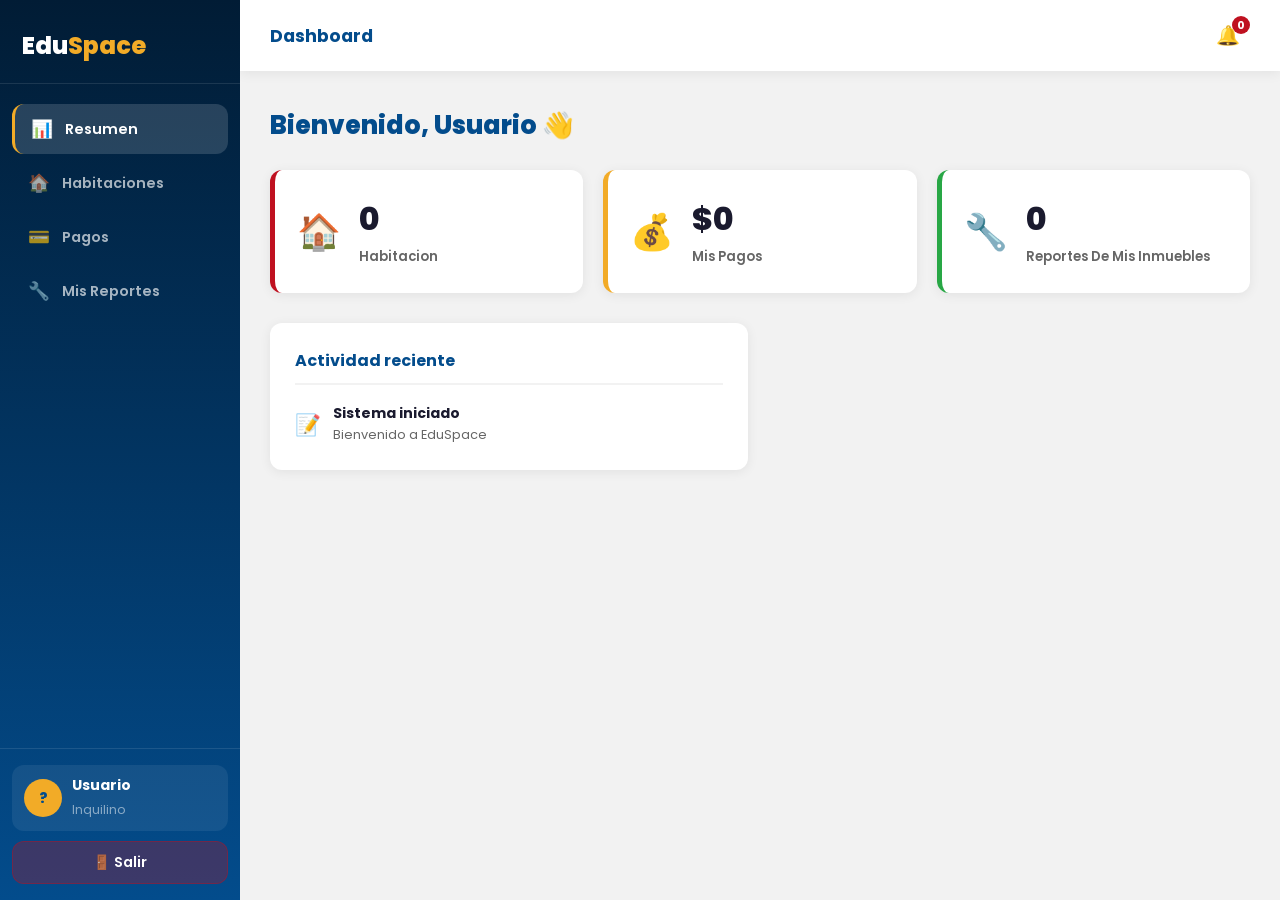
<file: dashboard_arrendador.html>
<!DOCTYPE html>
<html lang="es">
<head>
    <meta charset="UTF-8">
    <meta name="viewport" content="width=device-width, initial-scale=1.0">
    <title>EduSpace | Panel de Control</title>
    <link rel="preconnect" href="https://fonts.googleapis.com">
    <link href="https://fonts.googleapis.com/css2?family=Poppins:wght@300;400;600;700;800&display=swap" rel="stylesheet">
    <link rel="stylesheet" href="css/dashboard.css">
</head>
<body>


<aside class="sidebar" id="sidebar">
    <div class="sidebar-brand">
        <a href="index.html" style="text-decoration:none; color:inherit;">
            <span class="logo-edu">Edu</span><span class="logo-space">Space</span>
        </a>
    </div>
    <nav class="sidebar-nav">
        <a class="sidebar-link active" onclick="mostrarPanel('resumen')" data-panel="resumen">
            <span class="si">📊</span> Resumen
        </a>

        <a class="sidebar-link" onclick="mostrarPanel('habitaciones')" data-panel="habitaciones">
            <span class="si">🏠</span> Habitaciones
        </a>
        <a class="sidebar-link" onclick="mostrarPanel('pagos')" data-panel="pagos">
            <span class="si">💳</span> Pagos
        </a>
        <a class="sidebar-link" onclick="mostrarPanel('reportes')" data-panel="reportes">
            <span class="si">🔧</span> Mis Reportes
        </a>
    </nav>
    <div class="sidebar-bottom">
        <div class="sidebar-user" id="sidebarUser">
            <div class="su-avatar" id="suAvatar">?</div>
            <div>
                <strong id="suNombre">Usuario</strong>
                <small id="suRol">Inquilino</small>
            </div>
        </div>
        <button class="btn-logout" onclick="cerrarSesion()">🚪 Salir</button>
    </div>
</aside>

<div class="dashboard-main">

    <!-- TOPBAR -->
    <header class="topbar">
        <button class="hamburger-dash" onclick="toggleSidebar()">☰</button>
        <div class="topbar-title" id="topbarTitle">Dashboard</div>
        <div class="topbar-right">
            <span class="topbar-fecha" id="fechaHoy"></span>
            <div class="notif-btn" onclick="toggleNotif()">
                🔔 <span class="notif-badge" id="notifBadge">0</span>
            </div>
        </div>
    </header>

    <!-- PANEL: RESUMEN -->
    <div class="panel activo" id="panel-resumen">
        <h2 class="panel-title">Bienvenido, <span id="welcomeName">Usuario</span> 👋</h2>

        <div class="kpi-grid">
           
            <div class="kpi-card rojo">
                <div class="kpi-icon">🏠</div>
                <div class="kpi-info">
                    <span class="kpi-num" id="totalHabitaciones">0</span>
                    <span class="kpi-label">Habitacion</span>
                </div>
            </div>
            <div class="kpi-card amarillo">
                <div class="kpi-icon">💰</div>
                <div class="kpi-info">
                    <span class="kpi-num" id="totalPagos">$0</span>
                    <span class="kpi-label">Mis Pagos</span>
                </div>
            </div>
            <div class="kpi-card verde">
                <div class="kpi-icon">🔧</div>
                <div class="kpi-info">
                    <span class="kpi-num" id="totalReportes">0</span>
                    <span class="kpi-label">Reportes De Mis Inmuebles</span>
                </div>
            </div>
        </div>

        <div class="resumen-bottom">
            <div class="actividad-reciente">
                <h3>Actividad reciente</h3>
                <div class="actividad-lista" id="actividadLista">
                    <div class="actividad-item">
                        <span class="act-icon">📝</span>
                        <div>
                            <strong>Sistema iniciado</strong>
                            <small>Bienvenido a EduSpace</small>
                        </div>
                    </div>
                </div>
            </div>
        </div>
    </div>

    <!-- PANEL: INQUILINOS -->
    <div class="panel" id="panel-inquilinos">
        <div class="panel-header">
            <h2 class="panel-title">Gestión de Inquilinos</h2>
            <button class="btn-add" onclick="abrirModalInquilino()">+ Agregar Inquilino</button>
        </div>
        <div class="search-bar">
            <input type="text" id="buscarInquilino" placeholder="🔍 Buscar inquilino..." oninput="renderInquilinos()">
        </div>
        <div class="table-wrapper">
            <table class="data-table" id="tablaInquilinos">
                <thead>
                    <tr>
                        <th>Nombre</th>
                        <th>Email</th>
                        <th>Habitación</th>
                        <th>Estado pago</th>
                        <th>Acciones</th>
                    </tr>
                </thead>
                <tbody id="bodyInquilinos">
                    <tr><td colspan="5" class="empty-row">No hay inquilinos registrados</td></tr>
                </tbody>
            </table>
        </div>
    </div>

    <!-- PANEL: HABITACIONES -->
    <div class="panel" id="panel-habitaciones">
        <div class="panel-header">
            <h2 class="panel-title">Mis Habitaciones</h2>
            <button class="btn-add" onclick="abrirModalHabitacion()">+ Nueva Habitación</button>
        </div>
        <div class="habitaciones-grid" id="habitacionesGrid">
            <div class="empty-state">No hay habitaciones. Haz clic en "+ Nueva Habitación" para comenzar.</div>
        </div>
    </div>

    <!-- PANEL: PAGOS -->
    <div class="panel" id="panel-pagos">
        <div class="panel-header">
            <h2 class="panel-title">Gestión de Pagos</h2>
            <button class="btn-add" onclick="abrirModalPago()">+ Registrar Pago</button>
        </div>
        <div class="table-wrapper">
            <table class="data-table">
                <thead>
                    <tr>
                        <th>Fecha</th>
                        <th>Administrador</th>
                        <th>Habitación</th>
                        <th>Monto</th>
                        <th>Estado</th>
                        <th>Acciones</th>
                    </tr>
                </thead>
                <tbody id="bodyPagos">
                    <tr><td colspan="6" class="empty-row">No hay pagos registrados</td></tr>
                </tbody>
            </table>
        </div>
    </div>

   

</div>

<!-- MODAL HABITACION -->
<div class="modal-overlay" id="modalHabitacion" onclick="cerrarModalExtra(event, 'modalHabitacion')">
    <div class="modal-content">
        <button class="cerrar-modal" onclick="document.getElementById('modalHabitacion').style.display='none'">✕</button>
        <h3>Nueva Habitación</h3>
        <form id="formHabitacion" onsubmit="guardarHabitacion(event)">
            <div class="form-row">
                <div class="form-group">
                    <label>Número / Nombre</label>
                    <input type="text" id="hab-num" required placeholder="Ej: Hab. 101">
                </div>
                <div class="form-group">
                    <label>Casa / Edificio</label>
                    <input type="text" id="hab-casa" required placeholder="Ej: Casa Central">
                </div>
            </div>
            <div class="form-row">
                <div class="form-group">
                    <label>Precio/mes</label>
                    <input type="number" id="hab-precio" required placeholder="450000">
                </div>
                <div class="form-group">
                    <label>Estado</label>
                    <select id="hab-estado" aria-label="Estado de la habitación">
                        <option value="disponible">🟢 Disponible</option>
                        <option value="ocupada">🔴 Ocupada</option>
                        <option value="mantenimiento">🟡 Mantenimiento</option>
                    </select>
                </div>
            </div>
            <button type="submit" class="btn-submit">Guardar Habitación</button>
        </form>
    </div>
</div>

<!-- MODAL PAGO -->
<div class="modal-overlay" id="modalPago" onclick="cerrarModalExtra(event, 'modalPago')">
    <div class="modal-content">
        <button class="cerrar-modal" onclick="document.getElementById('modalPago').style.display='none'">✕</button>
        <h3>Realizar un Pago</h3>
        <form id="formPago" onsubmit="guardarPago(event)">
            <div class="form-row">
                <div class="form-group">
                    <label for="pago-inquilino">Administrador</label>
                    <input type="text" id="pago-inquilino" required placeholder="Nombre del administrador">
                </div>
                <div class="form-group">
                    <label for="pago-hab">Habitación</label>
                    <input type="text" id="pago-hab" required placeholder="Ej: Hab. 101">
                </div>
            </div>
            <div class="form-row">
                <div class="form-group">
                    <label for="pago-monto">Monto ($COP)</label>
                    <input type="number" id="pago-monto" required placeholder="450000" aria-label="Monto en pesos colombianos">
                </div>
                <div class="form-group">
                    <label for="pago-mes">Mes de pago</label>
                    <input type="text" id="pago-mes" required placeholder="YYYY-MM" aria-label="Mes de pago formato YYYY-MM" pattern="\d{4}-\d{2}">
                </div>
            </div>
            <div class="form-group">
                <label for="pago-estado">Estado</label>
                <select id="pago-estado" aria-label="Estado del pago">
                    <option value="pagado">✅ Pagado</option>
                    <option value="pendiente">🕐 Pendiente</option>
                    <option value="mora">⚠️ Mora</option>
                </select>
            </div>
            <button type="submit" class="btn-submit">Registrar Pago</button>
        </form>
    </div>
</div>

<div class="toast" id="toastDash"></div>

<script src="js/dashboard.js"></script>
</body>
</html>
</file>
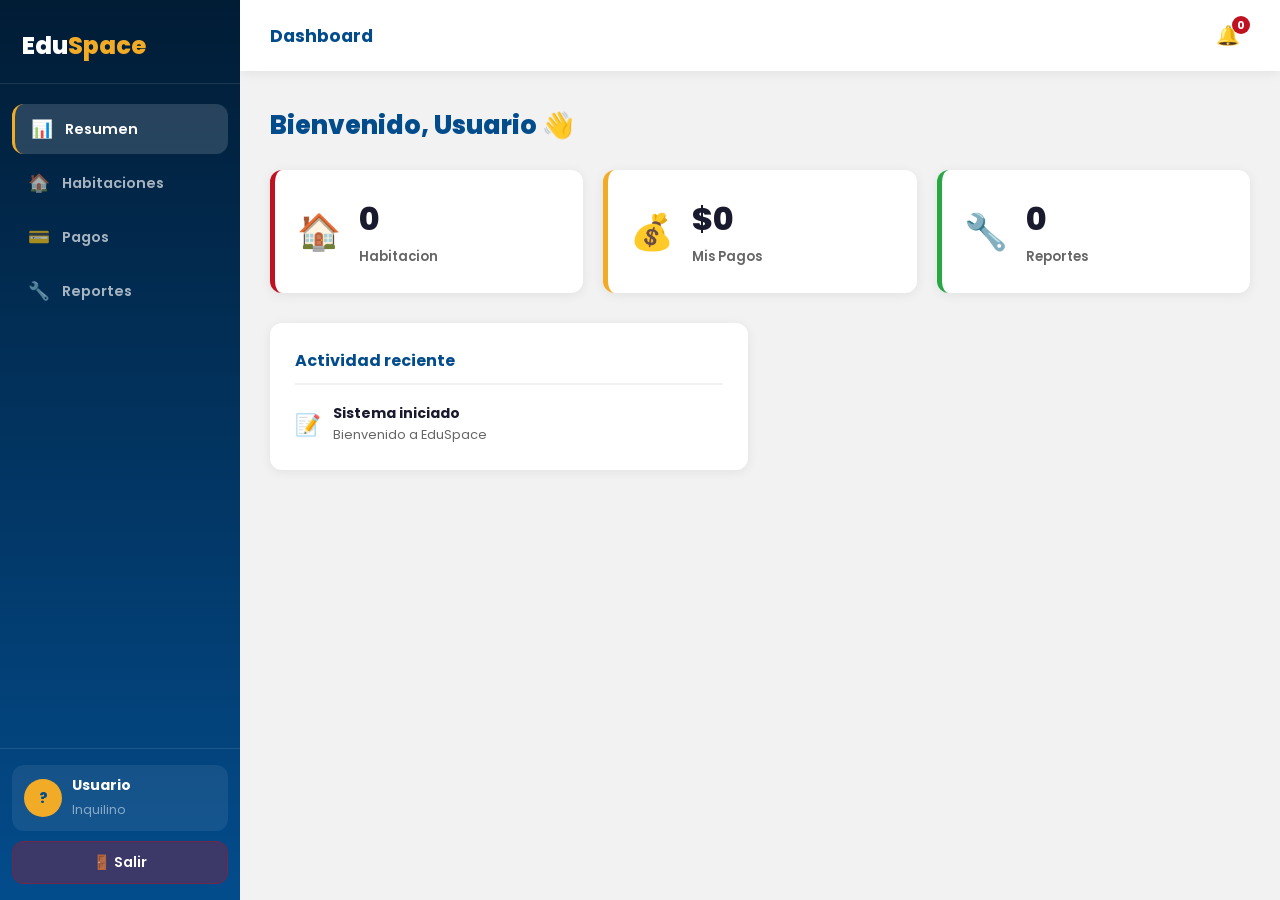
<file: dashboard_inquilino.html>
<!DOCTYPE html>
<html lang="es">
<head>
    <meta charset="UTF-8">
    <meta name="viewport" content="width=device-width, initial-scale=1.0">
    <title>EduSpace | Panel de Control</title>
    <link rel="preconnect" href="https://fonts.googleapis.com">
    <link href="https://fonts.googleapis.com/css2?family=Poppins:wght@300;400;600;700;800&display=swap" rel="stylesheet">
    <link rel="stylesheet" href="css/dashboard.css">
</head>
<body>


<aside class="sidebar" id="sidebar">
    <div class="sidebar-brand">
        <a href="index.html" style="text-decoration:none; color:inherit;">
            <span class="logo-edu">Edu</span><span class="logo-space">Space</span>
        </a>
    </div>
    <nav class="sidebar-nav">
        <a class="sidebar-link active" onclick="mostrarPanel('resumen')" data-panel="resumen">
            <span class="si">📊</span> Resumen
        </a>

        <a class="sidebar-link" onclick="mostrarPanel('habitaciones')" data-panel="habitaciones">
            <span class="si">🏠</span> Habitaciones
        </a>
        <a class="sidebar-link" onclick="mostrarPanel('pagos')" data-panel="pagos">
            <span class="si">💳</span> Pagos
        </a>
        <a class="sidebar-link" onclick="mostrarPanel('reportes')" data-panel="reportes">
            <span class="si">🔧</span> Reportes
        </a>
    </nav>
    <div class="sidebar-bottom">
        <div class="sidebar-user" id="sidebarUser">
            <div class="su-avatar" id="suAvatar">?</div>
            <div>
                <strong id="suNombre">Usuario</strong>
                <small id="suRol">Inquilino</small>
            </div>
        </div>
        <button class="btn-logout" onclick="cerrarSesion()">🚪 Salir</button>
    </div>
</aside>

<div class="dashboard-main">

    <!-- TOPBAR -->
    <header class="topbar">
        <button class="hamburger-dash" onclick="toggleSidebar()">☰</button>
        <div class="topbar-title" id="topbarTitle">Dashboard</div>
        <div class="topbar-right">
            <span class="topbar-fecha" id="fechaHoy"></span>
            <div class="notif-btn" onclick="toggleNotif()">
                🔔 <span class="notif-badge" id="notifBadge">0</span>
            </div>
        </div>
    </header>

    <!-- PANEL: RESUMEN -->
    <div class="panel activo" id="panel-resumen">
        <h2 class="panel-title">Bienvenido, <span id="welcomeName">Usuario</span> 👋</h2>

        <div class="kpi-grid">
           
            <div class="kpi-card rojo">
                <div class="kpi-icon">🏠</div>
                <div class="kpi-info">
                    <span class="kpi-num" id="totalHabitaciones">0</span>
                    <span class="kpi-label">Habitacion</span>
                </div>
            </div>
            <div class="kpi-card amarillo">
                <div class="kpi-icon">💰</div>
                <div class="kpi-info">
                    <span class="kpi-num" id="totalPagos">$0</span>
                    <span class="kpi-label">Mis Pagos</span>
                </div>
            </div>
            <div class="kpi-card verde">
                <div class="kpi-icon">🔧</div>
                <div class="kpi-info">
                    <span class="kpi-num" id="totalReportes">0</span>
                    <span class="kpi-label">Reportes</span>
                </div>
            </div>
        </div>

        <div class="resumen-bottom">
            <div class="actividad-reciente">
                <h3>Actividad reciente</h3>
                <div class="actividad-lista" id="actividadLista">
                    <div class="actividad-item">
                        <span class="act-icon">📝</span>
                        <div>
                            <strong>Sistema iniciado</strong>
                            <small>Bienvenido a EduSpace</small>
                        </div>
                    </div>
                </div>
            </div>
        </div>
    </div>

    <!-- PANEL: INQUILINOS -->
    <div class="panel" id="panel-inquilinos">
        <div class="panel-header">
            <h2 class="panel-title">Gestión de Inquilinos</h2>
            <button class="btn-add" onclick="abrirModalInquilino()">+ Agregar Inquilino</button>
        </div>
        <div class="search-bar">
            <input type="text" id="buscarInquilino" placeholder="🔍 Buscar inquilino..." oninput="renderInquilinos()">
        </div>
        <div class="table-wrapper">
            <table class="data-table" id="tablaInquilinos">
                <thead>
                    <tr>
                        <th>Nombre</th>
                        <th>Email</th>
                        <th>Habitación</th>
                        <th>Estado pago</th>
                        <th>Acciones</th>
                    </tr>
                </thead>
                <tbody id="bodyInquilinos">
                    <tr><td colspan="5" class="empty-row">No hay inquilinos registrados</td></tr>
                </tbody>
            </table>
        </div>
    </div>

    <!-- PANEL: HABITACIONES -->
    <div class="panel" id="panel-habitaciones">
        <div class="panel-header">
            <h2 class="panel-title">Mi habitación</h2>
        </div>
        <div class="habitaciones-grid" id="habitacionesGrid">
            <div class="empty-state">No hay habitaciones. Haz clic en "+ Nueva Habitación" para comenzar.</div>
        </div>
    </div>

    <!-- PANEL: PAGOS -->
    <div class="panel" id="panel-pagos">
        <div class="panel-header">
            <h2 class="panel-title">Gestión de Pagos</h2>
            <button class="btn-add" onclick="abrirModalPago()">+ Registrar Pago</button>
        </div>
        <div class="table-wrapper">
            <table class="data-table">
                <thead>
                    <tr>
                        <th>Fecha</th>
                        <th>Administrador</th>
                        <th>Habitación</th>
                        <th>Monto</th>
                        <th>Estado</th>
                        <th>Acciones</th>
                    </tr>
                </thead>
                <tbody id="bodyPagos">
                    <tr><td colspan="6" class="empty-row">No hay pagos registrados</td></tr>
                </tbody>
            </table>
        </div>
    </div>

    <!-- PANEL: REPORTES -->
    <div class="panel" id="panel-reportes">
        <div class="panel-header">
            <h2 class="panel-title">Reportes de Mantenimiento</h2>
        </div>
        <div class="contacto-form-wrapper">
                <h3>Reportar un daño / Mantenimiento</h3>
                <form class="contacto-form" id="formContacto" onsubmit="enviarReporte(event)">
                    <div class="form-row">
                        <div class="form-group">
                            <label for="rep-nombre">Nombre completo</label>
                            <input type="text" id="rep-nombre" placeholder="Tu nombre" required aria-label="Nombre completo del reportante">
                        </div>
                        <div class="form-group">
                            <label for="rep-hab">Habitación / Casa</label>
                            <input type="text" id="rep-hab" placeholder="Ej: Hab. 101" required aria-label="Número de habitación o casa">
                        </div>
                    </div>
                    <div class="form-group">
                        <label for="rep-tipo">Tipo de reporte</label>
                        <select id="rep-tipo" aria-label="Tipo de reporte de mantenimiento" required>
                            <option value="">Selecciona el tipo</option>
                            <option value="daño">🔧 Daño físico</option>
                            <option value="plomeria">💧 Plomería</option>
                            <option value="electrico">⚡ Eléctrico</option>
                            <option value="seguridad">🔒 Seguridad</option>
                            <option value="limpieza">🧹 Limpieza</option>
                            <option value="otro">📋 Otro</option>
                        </select>
                    </div>
                    <div class="form-group">
                        <label>Prioridad</label>
                        <div class="prioridad-btns">
                            <label class="prioridad-label">
                                <input type="radio" id="prioridad-baja" name="prioridad" value="baja"> 🟢 Baja
                            </label>
                            <label class="prioridad-label">
                                <input type="radio" id="prioridad-media" name="prioridad" value="media" checked> 🟡 Media
                            </label>
                            <label class="prioridad-label">
                                <input type="radio" id="prioridad-alta" name="prioridad" value="alta"> 🔴 Alta
                            </label>
                        </div>
                    </div>
                    <div class="form-group">
                        <label for="rep-desc">Descripción del problema</label>
                        <textarea id="rep-desc" rows="4" placeholder="Describe detalladamente el daño o mantenimiento requerido..." required aria-label="Descripción del problema de mantenimiento"></textarea>
                    </div>
                    <button type="submit" class="btn-submit">
                        <span id="btnReporteText">📤 Enviar Reporte al Sistema</span>
                    </button>
                </form>

                <div class="reportes-recientes" id="reportesRecientes" style="display:none">
                    <h4>📋 Tus reportes recientes</h4>
                    <div id="listaReportes"></div>
                </div>
            </div>
        <div class="reportes-lista" id="reportesLista">
            <div class="empty-state">No hay reportes pendientes.</div>
        </div>
    </div>

</div>

<!-- MODAL HABITACION -->
<div class="modal-overlay" id="modalHabitacion" onclick="cerrarModalExtra(event, 'modalHabitacion')">
    <div class="modal-content">
        <button class="cerrar-modal" onclick="document.getElementById('modalHabitacion').style.display='none'">✕</button>
        <h3>Nueva Habitación</h3>
        <form id="formHabitacion" onsubmit="guardarHabitacion(event)">
            <div class="form-row">
                <div class="form-group">
                    <label>Número / Nombre</label>
                    <input type="text" id="hab-num" required placeholder="Ej: Hab. 101">
                </div>
                <div class="form-group">
                    <label>Casa / Edificio</label>
                    <input type="text" id="hab-casa" required placeholder="Ej: Casa Central">
                </div>
            </div>
            <div class="form-row">
                <div class="form-group">
                    <label>Precio/mes</label>
                    <input type="number" id="hab-precio" required placeholder="450000">
                </div>
                <div class="form-group">
                    <label>Estado</label>
                    <select id="hab-estado" aria-label="Estado de la habitación">
                        <option value="disponible">🟢 Disponible</option>
                        <option value="ocupada">🔴 Ocupada</option>
                        <option value="mantenimiento">🟡 Mantenimiento</option>
                    </select>
                </div>
            </div>
            <button type="submit" class="btn-submit">Guardar Habitación</button>
        </form>
    </div>
</div>

<!-- MODAL PAGO -->
<div class="modal-overlay" id="modalPago" onclick="cerrarModalExtra(event, 'modalPago')">
    <div class="modal-content">
        <button class="cerrar-modal" onclick="document.getElementById('modalPago').style.display='none'">✕</button>
        <h3>Realizar un Pago</h3>
        <form id="formPago" onsubmit="guardarPago(event)">
            <div class="form-row">
                <div class="form-group">
                    <label for="pago-inquilino">Administrador</label>
                    <input type="text" id="pago-inquilino" required placeholder="Nombre del administrador">
                </div>
                <div class="form-group">
                    <label for="pago-hab">Habitación</label>
                    <input type="text" id="pago-hab" required placeholder="Ej: Hab. 101">
                </div>
            </div>
            <div class="form-row">
                <div class="form-group">
                    <label for="pago-monto">Monto ($COP)</label>
                    <input type="number" id="pago-monto" required placeholder="450000" aria-label="Monto en pesos colombianos">
                </div>
                <div class="form-group">
                    <label for="pago-mes">Mes de pago</label>
                    <input type="text" id="pago-mes" required placeholder="YYYY-MM" aria-label="Mes de pago formato YYYY-MM" pattern="\d{4}-\d{2}">
                </div>
            </div>
            <div class="form-group">
                <label for="pago-estado">Estado</label>
                <select id="pago-estado" aria-label="Estado del pago">
                    <option value="pagado">✅ Pagado</option>
                    <option value="pendiente">🕐 Pendiente</option>
                    <option value="mora">⚠️ Mora</option>
                </select>
            </div>
            <button type="submit" class="btn-submit">Registrar Pago</button>
        </form>
    </div>
</div>

<div class="toast" id="toastDash"></div>

<script src="js/dashboard.js"></script>
</body>
</html>
</file>
<file: css/dashboard.css>
:root {
    --rojo:       #BF1120;   
    --azul:       #034C8C;   
    --azul-claro: #0a5fa8;   
    --amarillo:   #F2AB27;   
    --gris:       #F2F2F2;   
    --gris-med:   #e0e0e0;   
    --blanco:     #FFFFFF;   
    --texto:      #1a1a2e;   
    --texto-suave:#666;      
    --sidebar-w:  240px;     
    --sombra:     0 2px 12px rgba(0,0,0,0.07); 
    --radio:      12px;      
}



* { margin: 0; padding: 0; box-sizing: border-box; }
body {
    font-family: 'Poppins', sans-serif;
    background: var(--gris);
    color: var(--texto);
    display: flex;       
    min-height: 100vh;
}



.sidebar {
    width: var(--sidebar-w);
    background: linear-gradient(180deg, #011c35, #034C8C); 
    color: #fff;
    display: flex;
    flex-direction: column;
    position: fixed;           
    top: 0; left: 0; bottom: 0;
    z-index: 100;
    transition: transform 0.3s; 
}

.sidebar.cerrada { transform: translateX(calc(-1 * var(--sidebar-w))); }


.sidebar-brand {
    padding: 28px 22px 20px;
    border-bottom: 1px solid rgba(255,255,255,0.1);
    font-size: 1.5rem;
    font-weight: 800;
}

.logo-edu   { color: #fff; }
.logo-space { color: var(--amarillo); }


.sidebar-nav {
    flex: 1; 
    padding: 20px 12px;
    display: flex;
    flex-direction: column;
    gap: 4px;
}


.sidebar-link {
    display: flex;
    align-items: center;
    gap: 12px;
    padding: 12px 16px;
    border-radius: var(--radio);
    color: rgba(255,255,255,0.65); 
    cursor: pointer;
    font-size: 0.9rem;
    font-weight: 600;
    transition: all 0.25s;
    text-decoration: none;
    border: none;
    background: transparent;
    width: 100%;
    text-align: left;
    font-family: 'Poppins', sans-serif;
}
.sidebar-link:hover  { background: rgba(255,255,255,0.08); color: #fff; }

.sidebar-link.active {
    background: rgba(255,255,255,0.15);
    color: #fff;
    border-left: 3px solid var(--amarillo);
}
.si { font-size: 1.1rem; } 


.sidebar-bottom { padding: 16px 12px; border-top: 1px solid rgba(255,255,255,0.1); }


.sidebar-user {
    display: flex;
    align-items: center;
    gap: 10px;
    padding: 10px 12px;
    margin-bottom: 10px;
    border-radius: var(--radio);
    background: rgba(255,255,255,0.07);
}

.su-avatar {
    width: 38px; height: 38px;
    background: var(--amarillo); 
    color: var(--azul);
    border-radius: 50%;
    display: flex; align-items: center; justify-content: center;
    font-weight: 800;
    font-size: 0.9rem;
}
.sidebar-user strong { display: block; font-size: 0.88rem; color: #fff; }
.sidebar-user small  { font-size: 0.78rem; color: rgba(255,255,255,0.5); }


.btn-logout {
    width: 100%;
    padding: 10px;
    background: rgba(191,17,32,0.3);
    color: #fff;
    border: 1px solid rgba(191,17,32,0.4);
    border-radius: var(--radio);
    font-family: 'Poppins', sans-serif;
    font-size: 0.88rem;
    font-weight: 600;
    cursor: pointer;
    transition: all 0.25s;
}
.btn-logout:hover { background: var(--rojo); } 



.dashboard-main {
    margin-left: var(--sidebar-w); 
    flex: 1;
    display: flex;
    flex-direction: column;
    min-height: 100vh;
}


.main-content {
    margin-left: var(--sidebar-w);
    width: calc(100% - var(--sidebar-w));
    min-height: 100vh;
    background: var(--gris);
}


.dashboard-section { margin-bottom: 40px; }


.dashboard-card {
    background: var(--blanco);
    border-radius: var(--radio);
    box-shadow: var(--sombra);
    padding: 24px 32px;
    margin-top: 18px;
    margin-bottom: 8px;
}


.pago-item, .mant-item, .com-item {
    padding: 12px 0;
    border-bottom: 1px solid var(--gris-med);
    font-size: 1rem;
}
.pago-item:last-child, .mant-item:last-child, .com-item:last-child {
    border-bottom: none; 
}


.section-title { font-size: 1.3rem; font-weight: 700; color: var(--azul); margin-bottom: 10px; }



.topbar {
    background: #fff;
    padding: 16px 30px;
    display: flex;
    align-items: center;
    justify-content: space-between;
    box-shadow: var(--sombra);
    position: sticky;   
    top: 0;
    z-index: 50;
}
.topbar-title  { font-size: 1.1rem; font-weight: 700; color: var(--azul); }
.topbar-right  { display: flex; align-items: center; gap: 20px; }
.topbar-fecha  { font-size: 0.85rem; color: var(--texto-suave); }


.hamburger-dash {
    display: none; 
    background: none;
    border: none;
    font-size: 1.3rem;
    cursor: pointer;
    color: var(--azul);
}


.notif-btn    { position: relative; cursor: pointer; font-size: 1.2rem; padding: 5px 10px; }
.notif-badge  {
    position: absolute;
    top: 0; right: 0;
    background: var(--rojo);
    color: #fff;
    border-radius: 50%;
    width: 18px; height: 18px;
    font-size: 0.7rem;
    display: flex; align-items: center; justify-content: center;
    font-weight: 700;
}



.panel       { display: none; padding: 35px 30px; flex: 1; animation: fadeSlide 0.35s ease; }
.panel.activo{ display: block; } 


@keyframes fadeSlide {
    from { opacity: 0; transform: translateY(12px); }
    to   { opacity: 1; transform: translateY(0); }
}


.panel-title   { font-size: 1.6rem; font-weight: 800; color: var(--azul); margin-bottom: 25px; }
.panel-header  { display: flex; align-items: center; justify-content: space-between; margin-bottom: 25px; flex-wrap: wrap; gap: 12px; }
.panel-header .panel-title { margin-bottom: 0; }



.kpi-grid {
    display: grid;
    grid-template-columns: repeat(auto-fit, minmax(200px, 1fr));
    gap: 20px;
    margin-bottom: 30px;
}
.kpi-card {
    background: #fff;
    border-radius: var(--radio);
    padding: 25px 22px;
    display: flex;
    align-items: center;
    gap: 18px;
    box-shadow: var(--sombra);
    transition: transform 0.3s;
    border-left: 5px solid; 
}
.kpi-card:hover { transform: translateY(-4px); }

.kpi-card.azul    { border-color: var(--azul); }
.kpi-card.rojo    { border-color: var(--rojo); }
.kpi-card.amarillo{ border-color: var(--amarillo); }
.kpi-card.verde   { border-color: #28a745; }
.kpi-icon  { font-size: 2.2rem; }                
.kpi-num   { font-size: 2rem; font-weight: 800; color: var(--texto); display: block; }
.kpi-label { font-size: 0.82rem; color: var(--texto-suave); font-weight: 600; }



.resumen-bottom {
    display: grid;
    grid-template-columns: 1fr 1fr;
    gap: 25px;
    flex-wrap: wrap;
}
.actividad-reciente,
.ocupacion-visual {
    background: #fff;
    border-radius: var(--radio);
    padding: 25px;
    box-shadow: var(--sombra);
}
.actividad-reciente h3,
.ocupacion-visual h3 {
    font-size: 1rem;
    font-weight: 700;
    color: var(--azul);
    margin-bottom: 18px;
    border-bottom: 2px solid var(--gris);
    padding-bottom: 10px;
}

.actividad-lista { display: flex; flex-direction: column; gap: 12px; }
.actividad-item  { display: flex; align-items: center; gap: 12px; font-size: 0.88rem; }
.act-icon        { font-size: 1.3rem; flex-shrink: 0; }
.actividad-item strong { display: block; font-size: 0.88rem; }
.actividad-item small  { color: var(--texto-suave); font-size: 0.8rem; }


.ocup-chart   { display: flex; align-items: center; gap: 30px; flex-wrap: wrap; }
.ocup-ring    { position: relative; width: 130px; flex-shrink: 0; }
.ocup-ring svg{ width: 130px; height: 130px; }

.ocup-label   {
    position: absolute;
    inset: 0;
    display: flex; align-items: center; justify-content: center;
    font-size: 1.4rem; font-weight: 800; color: var(--azul);
}

.ocup-legend     { display: flex; flex-direction: column; gap: 10px; }
.ocup-legend div { display: flex; align-items: center; gap: 8px; font-size: 0.88rem; }
.dot             { width: 12px; height: 12px; border-radius: 50%; flex-shrink: 0; }
.dot.azul    { background: var(--azul); }
.dot.verde   { background: #28a745; }
.dot.amarillo{ background: var(--amarillo); }



.search-bar       { margin-bottom: 20px; }
.search-bar input {
    width: 100%;
    max-width: 400px;
    padding: 10px 16px;
    border: 2px solid var(--gris-med);
    border-radius: 50px; 
    font-family: 'Poppins', sans-serif;
    font-size: 0.9rem;
    outline: none;
    transition: border-color 0.25s;
}
.search-bar input:focus { border-color: var(--azul); }



.table-wrapper { overflow-x: auto; background: #fff; border-radius: var(--radio); box-shadow: var(--sombra); }
.data-table    { width: 100%; border-collapse: collapse; }
.data-table th {
    background: var(--azul); 
    color: #fff;
    padding: 14px 18px;
    text-align: left;
    font-size: 0.85rem;
    font-weight: 700;
}

.data-table th:first-child { border-radius: var(--radio) 0 0 0; }
.data-table th:last-child  { border-radius: 0 var(--radio) 0 0; }
.data-table td {
    padding: 12px 18px;
    border-bottom: 1px solid var(--gris);
    font-size: 0.88rem;
}
.data-table tr:hover td { background: rgba(3,76,140,0.03); } 

.empty-row { text-align: center; color: var(--texto-suave); font-style: italic; padding: 30px !important; }



.badge {
    padding: 4px 10px;
    border-radius: 50px;
    font-size: 0.78rem;
    font-weight: 700;
    display: inline-block;
}

.badge-al_dia      { background: #d4edda; color: #155724; } 
.badge-mora        { background: #f8d7da; color: #721c24; } 
.badge-pendiente   { background: #fff3cd; color: #856404; } 
.badge-pagado      { background: #d4edda; color: #155724; } 
.badge-disponible  { background: #d4edda; color: #155724; } 
.badge-ocupada     { background: #f8d7da; color: #721c24; } 
.badge-mantenimiento{ background: #fff3cd; color: #856404; } 




.btn-add {
    padding: 10px 22px;
    background: var(--azul);
    color: #fff;
    border: none;
    border-radius: var(--radio);
    font-family: 'Poppins', sans-serif;
    font-size: 0.9rem;
    font-weight: 700;
    cursor: pointer;
    transition: all 0.25s;
}
.btn-add:hover { background: var(--azul-claro); transform: translateY(-2px); }


.btn-edit, .btn-del {
    padding: 5px 12px;
    border: none;
    border-radius: 6px;
    font-size: 0.8rem;
    font-weight: 600;
    cursor: pointer;
    transition: all 0.2s;
    font-family: 'Poppins', sans-serif;
    margin-right: 5px;
}
.btn-edit        { background: rgba(3,76,140,0.1);   color: var(--azul); }
.btn-edit:hover  { background: var(--azul);           color: #fff; }
.btn-del         { background: rgba(191,17,32,0.1);  color: var(--rojo); }
.btn-del:hover   { background: var(--rojo);           color: #fff; }



.habitaciones-grid {
    display: grid;
    grid-template-columns: repeat(auto-fill, minmax(200px, 1fr));
    gap: 20px;
}
.hab-card {
    background: #fff;
    border-radius: var(--radio);
    padding: 22px;
    text-align: center;
    box-shadow: var(--sombra);
    border-top: 4px solid; 
    transition: transform 0.3s;
    position: relative;
}
.hab-card:hover { transform: translateY(-5px); }

.hab-card.disponible    { border-color: #28a745; }  
.hab-card.ocupada       { border-color: var(--rojo); } 
.hab-card.mantenimiento { border-color: var(--amarillo); } 
.hab-emoji  { font-size: 2rem; margin-bottom: 10px; }
.hab-num    { font-size: 1rem; font-weight: 700; color: var(--azul); margin-bottom: 4px; }
.hab-casa   { font-size: 0.8rem; color: var(--texto-suave); margin-bottom: 8px; }
.hab-precio { font-size: 0.9rem; font-weight: 700; color: var(--rojo); }

.hab-del {
    position: absolute;
    top: 8px; right: 8px;
    background: none;
    border: none;
    cursor: pointer;
    font-size: 0.9rem;
    opacity: 0.4;
    transition: opacity 0.2s;
}
.hab-del:hover { opacity: 1; }



.reportes-lista { display: flex; flex-direction: column; gap: 15px; }
.reporte-card {
    background: #fff;
    border-radius: var(--radio);
    padding: 22px 25px;
    box-shadow: var(--sombra);
    display: flex;
    justify-content: space-between;
    align-items: flex-start;
    border-left: 4px solid; 
    gap: 20px;
    flex-wrap: wrap;
}

.reporte-card.alta  { border-color: var(--rojo); }     
.reporte-card.media { border-color: var(--amarillo); } 
.reporte-card.baja  { border-color: #28a745; }         
.reporte-card h4    { font-size: 0.95rem; color: var(--azul); margin-bottom: 5px; }
.reporte-card p     { font-size: 0.87rem; color: var(--texto-suave); }
.reporte-card small { display: block; margin-top: 5px; font-size: 0.8rem; color: var(--texto-suave); }


.badge-alta  { background: #f8d7da; color: #721c24; padding: 4px 10px; border-radius: 50px; font-size: 0.78rem; font-weight: 700; }
.badge-media { background: #fff3cd; color: #856404; padding: 4px 10px; border-radius: 50px; font-size: 0.78rem; font-weight: 700; }
.badge-baja  { background: #d4edda; color: #155724; padding: 4px 10px; border-radius: 50px; font-size: 0.78rem; font-weight: 700; }


.btn-resolver {
    padding: 7px 16px;
    background: #d4edda; 
    color: #155724;
    border: none;
    border-radius: 8px;
    font-size: 0.82rem;
    font-weight: 700;
    cursor: pointer;
    font-family: 'Poppins', sans-serif;
    transition: all 0.2s;
    white-space: nowrap; 
}
.btn-resolver:hover { background: #28a745; color: #fff; }



.empty-state {
    text-align: center;
    padding: 50px;
    color: var(--texto-suave);
    font-style: italic;
    background: #fff;
    border-radius: var(--radio);
    box-shadow: var(--sombra);
}



.modal-overlay {
    display: none; 
    position: fixed;
    inset: 0;
    background: rgba(0,0,0,0.6);
    z-index: 999;
    justify-content: center;
    align-items: center;
    padding: 20px;
}
.modal-overlay.abierto { display: flex; } 

.modal-content {
    background: #fff;
    border-radius: var(--radio);
    padding: 30px;
    width: 100%;
    max-width: 460px;
    position: relative;
    border-top: 4px solid var(--azul); 
    animation: modalIn 0.3s ease;
    max-height: 90vh;
    overflow-y: auto;
}
@keyframes modalIn {
    from { opacity: 0; transform: scale(0.9); }
    to   { opacity: 1; transform: scale(1); }
}
.modal-content h3 { color: var(--azul); font-size: 1.2rem; margin-bottom: 22px; }


.cerrar-modal {
    position: absolute;
    top: 12px; right: 14px;
    background: var(--gris);
    border: none;
    width: 28px; height: 28px;
    border-radius: 50%;
    cursor: pointer;
    font-size: 0.85rem;
}


.form-group                  { margin-bottom: 16px; }
.form-group label            { display: block; font-size: 0.85rem; font-weight: 600; margin-bottom: 5px; }
.form-group input,
.form-group select {
    width: 100%;
    padding: 10px 13px;
    border: 2px solid var(--gris-med);
    border-radius: 8px;
    font-family: 'Poppins', sans-serif;
    font-size: 0.88rem;
    outline: none;
    transition: border-color 0.2s;
}
.form-group input:focus,
.form-group select:focus { border-color: var(--azul); }
.form-row   { display: grid; grid-template-columns: 1fr 1fr; gap: 14px; }


.btn-submit {
    width: 100%;
    padding: 12px;
    background: var(--azul);
    color: #fff;
    border: none;
    border-radius: 8px;
    font-family: 'Poppins', sans-serif;
    font-size: 0.95rem;
    font-weight: 700;
    cursor: pointer;
    transition: all 0.25s;
    margin-top: 5px;
}
.btn-submit:hover { background: var(--azul-claro); }



.toast {
    position: fixed;
    bottom: 25px; right: 25px;
    background: #011c35; 
    color: #fff;
    padding: 12px 22px;
    border-radius: 10px;
    font-size: 0.88rem;
    font-weight: 600;
    z-index: 9999;
    transform: translateY(100px); 
    opacity: 0;
    transition: all 0.4s cubic-bezier(0.34, 1.56, 0.64, 1); 
    box-shadow: 0 8px 25px rgba(0,0,0,0.2);
}
.toast.show { transform: translateY(0); opacity: 1; } 



@media (max-width: 768px) {
    
    .sidebar         { transform: translateX(calc(-1 * var(--sidebar-w))); }
    
    .sidebar.abierta { transform: translateX(0); }
    
    .dashboard-main  { margin-left: 0; }
    
    .hamburger-dash  { display: block; }
    
    .resumen-bottom  { grid-template-columns: 1fr; }
    
    .kpi-grid        { grid-template-columns: 1fr 1fr; }
    
    .form-row        { grid-template-columns: 1fr; }
    
    .panel           { padding: 20px 15px; }
}
</file>
